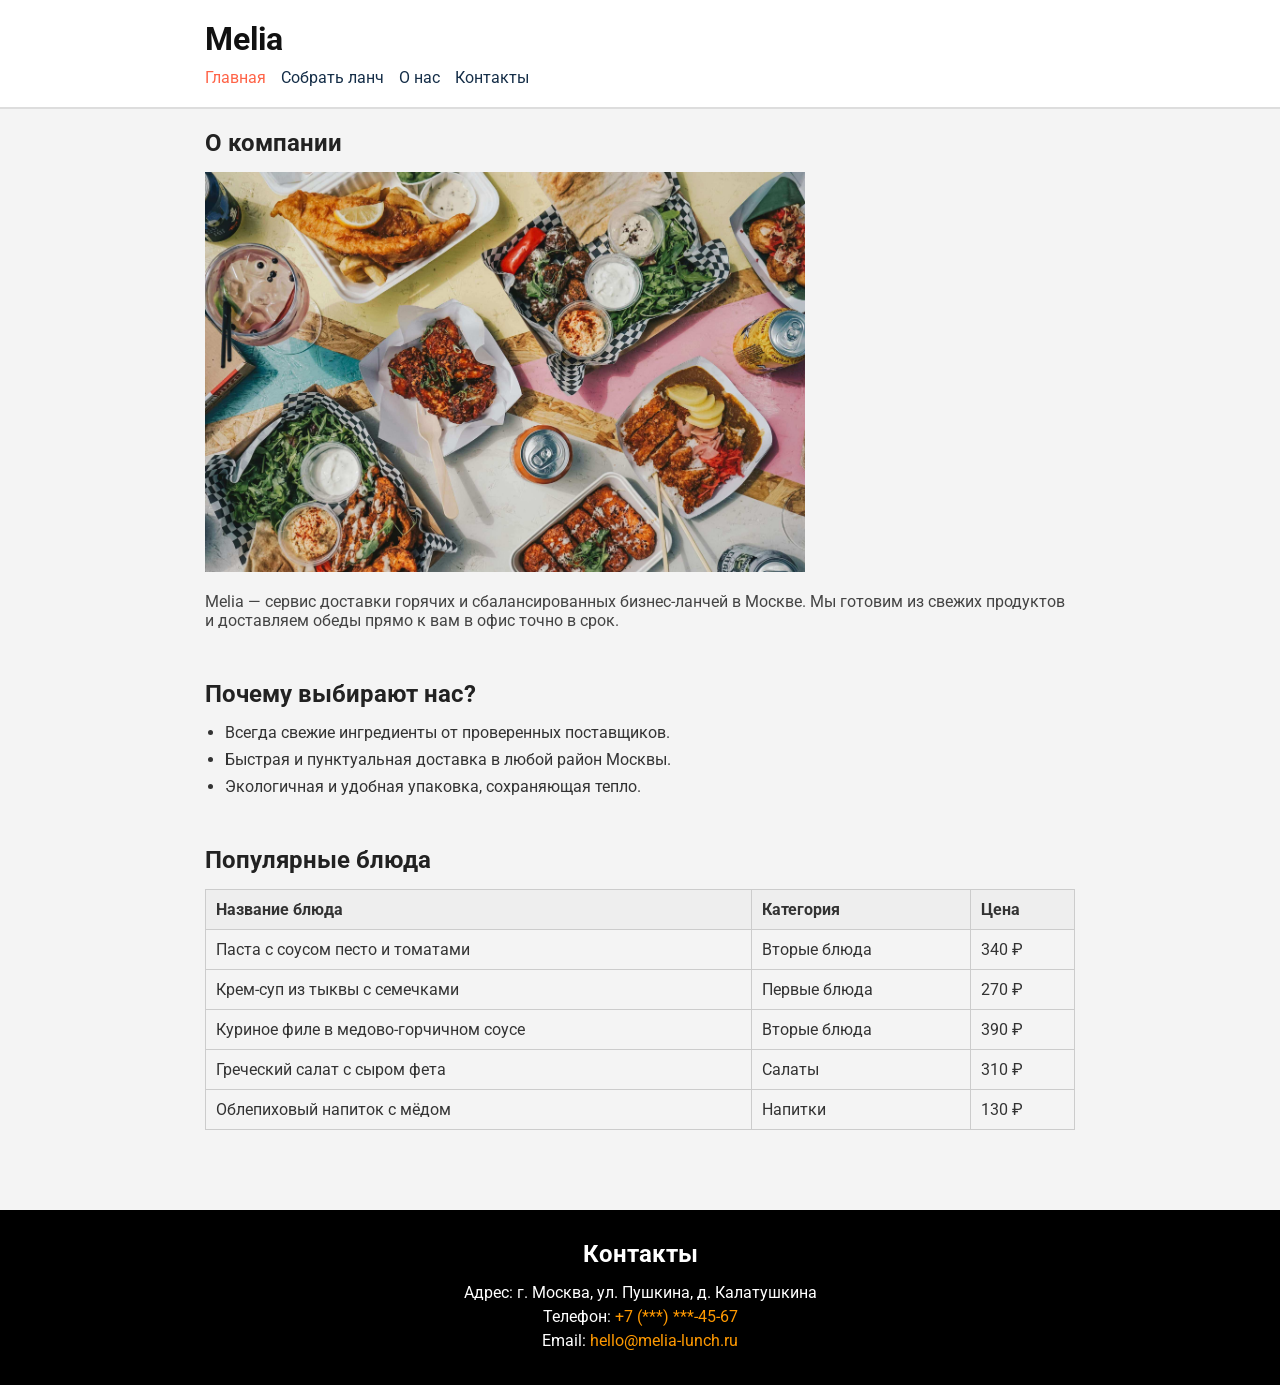
<file: lab_1/index.html>
<!DOCTYPE html>
<html lang="ru">
<head>
    <meta charset="UTF-8">
    <meta name="viewport" content="width=device-width, initial-scale=1.0">
    <title>Melia - Доставка бизнес-ланчей в Москве</title>
    <link href="https://fonts.googleapis.com/css2?family=Roboto:wght@400;700&display=swap" rel="stylesheet">
    <link rel="stylesheet" href="css/style.css">
</head>
<body>
    <!-- Шапка -->
    <header>
        <div class="container">
            <h1>Melia</h1>
            <nav>
                <a href="index.html" id="active">Главная</a>
                <a href="menu.html">Собрать ланч</a>
                <a href="#">О нас</a>
                <a href="#contacts">Контакты</a>
            </nav>
        </div>
    </header>

    <main class="container">
        <!-- о компании -->
        <section>
            <h2>О компании</h2>
            <img src="images/lunch.jpg" alt="Бизнес-ланч Melia" class="about-img">
            <p>Melia — сервис доставки горячих и сбалансированных бизнес-ланчей в Москве. Мы готовим из свежих продуктов и доставляем обеды прямо к вам в офис точно в срок.</p>
        </section>

        <!-- преимущества -->
        <section>
            <h2>Почему выбирают нас?</h2>
            <ul>
                <li>Всегда свежие ингредиенты от проверенных поставщиков.</li>
                <li>Быстрая и пунктуальная доставка в любой район Москвы.</li>
                <li>Экологичная и удобная упаковка, сохраняющая тепло.</li>
            </ul>
        </section>

        <!-- меню -->
        <section>
            <h2>Популярные блюда</h2>
            <table>
                <thead>
                    <tr>
                        <th>Название блюда</th>
                        <th>Категория</th>
                        <th>Цена</th>
                    </tr>
                </thead>
                <tbody>
                    <tr>
                        <td>Паста с соусом песто и томатами</td>
                        <td>Вторые блюда</td>
                        <td>340 ₽</td>
                    </tr>
                    <tr>
                        <td>Крем-суп из тыквы с семечками</td>
                        <td>Первые блюда</td>
                        <td>270 ₽</td>
                    </tr>
                    <tr>
                        <td>Куриное филе в медово-горчичном соусе</td>
                        <td>Вторые блюда</td>
                        <td>390 ₽</td>
                    </tr>
                    <tr>
                        <td>Греческий салат с сыром фета</td>
                        <td>Салаты</td>
                        <td>310 ₽</td>
                    </tr>
                    <tr>
                        <td>Облепиховый напиток с мёдом</td>
                        <td>Напитки</td>
                        <td>130 ₽</td>
                    </tr>
                </tbody>
            </table>
        </section>
    </main>

    <!-- Подвал сайта с якорем #contacts -->
    <footer id="contacts">
        <h2>Контакты</h2>
        <p>Адрес: г. Москва, ул. Пушкина, д. Калатушкина</p>
        <p>Телефон: <a href="tel:+74951234567">+7 (***) ***-45-67</a></p>
        <p>Email: <a href="mailto:hello@melia-lunch.ru">hello@melia-lunch.ru</a></p>
    </footer>
</body>
</html>
</file>
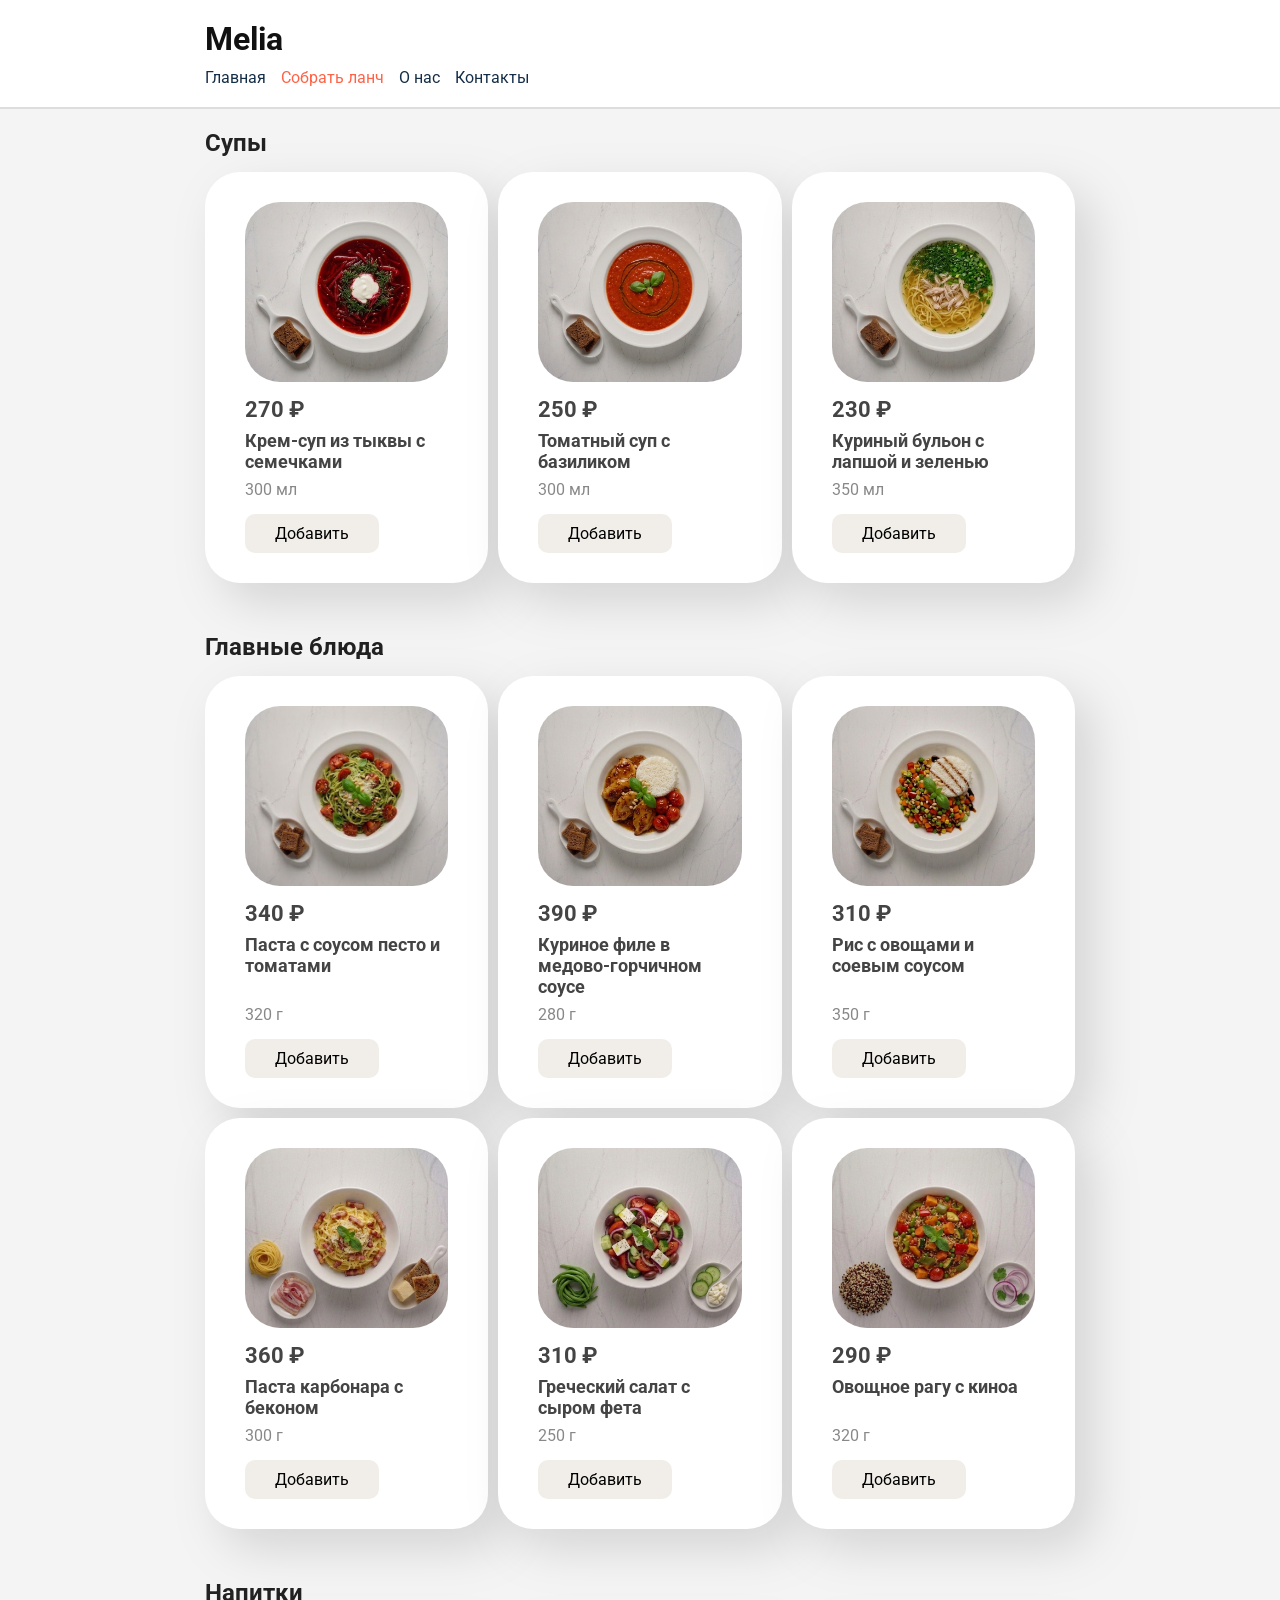
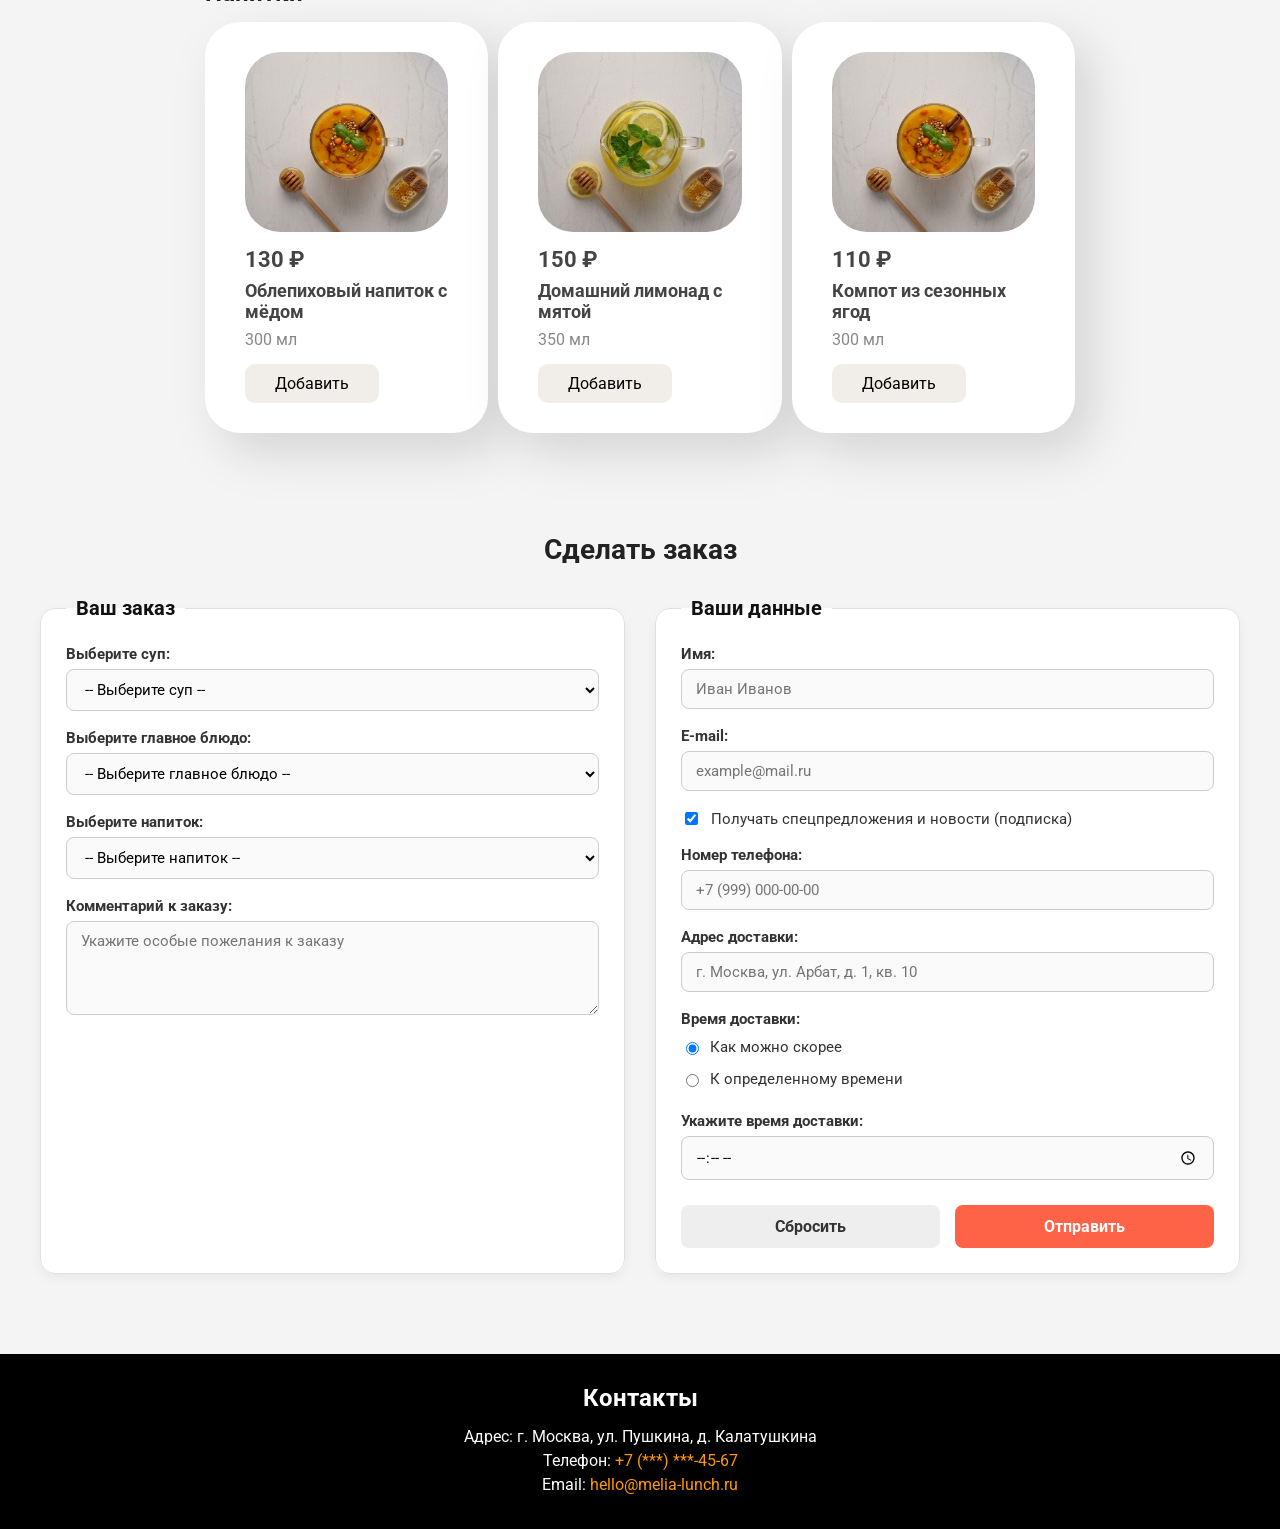
<file: lab_1/menu.html>
<!DOCTYPE html>
<html lang="ru">
<head>
    <meta charset="UTF-8">
    <meta name="viewport" content="width=device-width, initial-scale=1.0">
    <title>Melia — Собрать ланч</title>
    <link href="https://fonts.googleapis.com/css2?family=Roboto:wght@400;700&display=swap" rel="stylesheet">
    <link rel="stylesheet" href="css/style.css">
    <link rel="stylesheet" href="css/menu.css">
</head>
<body>
    <!-- Шапка -->
    <header>
        <div class="container">
            <h1>Melia</h1>
            <nav>
                <a href="index.html">Главная</a>
                <a href="menu.html" id="active">Собрать ланч</a>
                <a href="#">О нас</a>
                <a href="#contacts">Контакты</a>
            </nav>
        </div>
    </header>

    

    <main class="container">
        <!-- Блок с супами -->
        <section>
            <h2>Супы</h2>
            <div class="dishes">
                <div class="dish">
                    <img src="images/soup.jpg" alt="Крем-суп из тыквы">
                    <p class="price">270 ₽</p>
                    <p class="name">Крем-суп из тыквы с семечками</p>
                    <p class="weight">300 мл</p>
                    <button>Добавить</button>
                </div>
                <div class="dish">
                    <img src="images/soup2.jpg" alt="Томатный суп">
                    <p class="price">250 ₽</p>
                    <p class="name">Томатный суп с базиликом</p>
                    <p class="weight">300 мл</p>
                    <button>Добавить</button>
                </div>
                <div class="dish">
                    <img src="images/soup3.jpg" alt="Куриный бульон">
                    <p class="price">230 ₽</p>
                    <p class="name">Куриный бульон с лапшой и зеленью</p>
                    <p class="weight">350 мл</p>
                    <button>Добавить</button>
                </div>
            </div>
        </section>

        <!-- Блок с главными блюдами -->
        <section>
            <h2>Главные блюда</h2>
            <div class="dishes">
                <div class="dish">
                    <img src="images/pasta.jpg" alt="Паста с песто">
                    <p class="price">340 ₽</p>
                    <p class="name">Паста с соусом песто и томатами</p>
                    <p class="weight">320 г</p>
                    <button>Добавить</button>
                </div>
                <div class="dish">
                    <img src="images/chicken.jpg" alt="Куриное филе">
                    <p class="price">390 ₽</p>
                    <p class="name">Куриное филе в медово-горчичном соусе</p>
                    <p class="weight">280 г</p>
                    <button>Добавить</button>
                </div>
                <div class="dish">
                    <img src="images/main1.jpg" alt="Рис с овощами">
                    <p class="price">310 ₽</p>
                    <p class="name">Рис с овощами и соевым соусом</p>
                    <p class="weight">350 г</p>
                    <button>Добавить</button>
                </div>
                <div class="dish">
                    <img src="images/pasta2.jpg" alt="Паста карбонара">
                    <p class="price">360 ₽</p>
                    <p class="name">Паста карбонара с беконом</p>
                    <p class="weight">300 г</p>
                    <button>Добавить</button>
                </div>
                <div class="dish">
                    <img src="images/main2.jpg" alt="Греческий салат">
                    <p class="price">310 ₽</p>
                    <p class="name">Греческий салат с сыром фета</p>
                    <p class="weight">250 г</p>
                    <button>Добавить</button>
                </div>
                <div class="dish">
                    <img src="images/main3.jpg" alt="Овощное рагу">
                    <p class="price">290 ₽</p>
                    <p class="name">Овощное рагу с киноа</p>
                    <p class="weight">320 г</p>
                    <button>Добавить</button>
                </div>
            </div>
        </section>

        <!-- Блок с напитками -->
        <section>
            <h2>Напитки</h2>
            <div class="dishes">
                <div class="dish">
                    <img src="images/drink.jpg" alt="Облепиховый напиток">
                    <p class="price">130 ₽</p>
                    <p class="name">Облепиховый напиток с мёдом</p>
                    <p class="weight">300 мл</p>
                    <button>Добавить</button>
                </div>
                <div class="dish">
                    <img src="images/drink2.jpg" alt="Лимонад">
                    <p class="price">150 ₽</p>
                    <p class="name">Домашний лимонад с мятой</p>
                    <p class="weight">350 мл</p>
                    <button>Добавить</button>
                </div>
                <div class="dish">
                    <img src="images/drink.jpg" alt="Компот">
                    <p class="price">110 ₽</p>
                    <p class="name">Компот из сезонных ягод</p>
                    <p class="weight">300 мл</p>
                    <button>Добавить</button>
                </div>
            </div>
        </section>
    </main>


    <!-- Секция с формой заказа -->
        <section class="order-section">
            <h2>Сделать заказ</h2>
            <form action="https://httpbin.org/post" method="POST" class="order-form">
                
                <!-- Блок с заказом клиента -->
                <fieldset class="form-block">
                    <legend>Ваш заказ</legend>

                    <div class="form-group">
                        <label for="soup-select">Выберите суп:</label>
                        <select id="soup-select" name="soup" required>
                            <option value="">-- Выберите суп --</option>
                            <option value="pumpkin_soup">Крем-суп из тыквы с семечками</option>
                            <option value="tomato_soup">Томатный суп с базиликом</option>
                            <option value="chicken_soup">Куриный бульон с лапшой и зеленью</option>
                        </select>
                    </div>

                    <div class="form-group">
                        <label for="main-select">Выберите главное блюдо:</label>
                        <select id="main-select" name="main_dish" required>
                            <option value="">-- Выберите главное блюдо --</option>
                            <option value="pesto_pasta">Паста с соусом песто и томатами</option>
                            <option value="chicken_fillet">Куриное филе в медово-горчичном соусе</option>
                            <option value="rice_vegetables">Рис с овощами и соевым соусом</option>
                            <option value="carbonara_pasta">Паста карбонара с беконом</option>
                            <option value="greek_salad">Греческий салат с сыром фета</option>
                            <option value="quinoa_stew">Овощное рагу с киноа</option>
                        </select>
                    </div>

                    <div class="form-group">
                        <label for="drink-select">Выберите напиток:</label>
                        <select id="drink-select" name="drink" required>
                            <option value="">-- Выберите напиток --</option>
                            <option value="sea_buckthorn">Облепиховый напиток с мёдом</option>
                            <option value="lemonade">Домашний лимонад с мятой</option>
                            <option value="berry_composte">Компот из сезонных ягод</option>
                        </select>
                    </div>

                    <div class="form-group">
                        <label for="comment">Комментарий к заказу:</label>
                        <textarea id="comment" name="comment" rows="4" placeholder="Укажите особые пожелания к заказу"></textarea>
                    </div>
                </fieldset>

                <!-- Блок с данными клиента -->
                <fieldset class="form-block">
                    <legend>Ваши данные</legend>

                    <div class="form-group">
                        <label for="username">Имя:</label>
                        <input type="text" id="username" name="username" placeholder="Иван Иванов" required>
                    </div>

                    <div class="form-group">
                        <label for="email">E-mail:</label>
                        <input type="email" id="email" name="email" placeholder="example@mail.ru" required>
                    </div>

                    <div class="form-group checkbox-group">
                        <input type="checkbox" id="subscribe" name="subscribe" checked>
                        <label for="subscribe">Получать спецпредложения и новости (подписка)</label>
                    </div>

                    <div class="form-group">
                        <label for="phone">Номер телефона:</label>
                        <input type="tel" id="phone" name="phone" placeholder="+7 (999) 000-00-00" required>
                    </div>

                    <div class="form-group">
                        <label for="address">Адрес доставки:</label>
                        <input type="text" id="address" name="address" placeholder="г. Москва, ул. Арбат, д. 1, кв. 10" required>
                    </div>

                    <div class="form-group">
                        <label>Время доставки:</label>
                        <div class="radio-options">
                            <label class="radio-label">
                                <input type="radio" name="delivery_type" value="asap" checked required>
                                Как можно скорее
                            </label>
                            <label class="radio-label">
                                <input type="radio" name="delivery_type" value="by_time" required>
                                К определенному времени
                            </label>
                        </div>
                    </div>

                    <div class="form-group">
                        <label for="delivery-time">Укажите время доставки:</label>
                        <input type="time" id="delivery-time" name="delivery_time" min="07:00" max="23:00" step="300">
                    </div>

                    <div class="form-buttons">
                        <button type="reset" class="btn-reset">Сбросить</button>
                        <button type="submit" class="btn-submit">Отправить</button>
                    </div>
                </fieldset>

            </form>
        </section>

    <!-- Футер -->
    <footer id="contacts">
        <h2>Контакты</h2>
        <p>Адрес: г. Москва, ул. Пушкина, д. Калатушкина</p>
        <p>Телефон: <a href="tel:+74951234567">+7 (***) ***-45-67</a></p>
        <p>Email: <a href="mailto:hello@melia-lunch.ru">hello@melia-lunch.ru</a></p>
    </footer>
</body>
</html>
</file>
<file: lab_1/css/style.css>
/* 1. Универсальный селектор */
* {
    box-sizing: border-box;
}

/* Общие стили страницы */
body {
    margin: 0;
    padding: 0;
    font-family: 'Roboto', sans-serif;
    font-size: 16px;
    font-weight: 400;
    color: #333333;
    background-color: #f4f4f4;
    min-height: 100vh;
    display: flex;
    flex-direction: column;
}

.container {
    width: 100%;
    max-width: 900px;
    margin: 0 auto;
    padding: 0 15px;
}

/* 3. Шапка и навигация */
header {
    background-color: #ffffff;
    margin: 0 0 20px 0;
    padding: 20px 0;
    border-bottom: 2px solid #dddddd;
}

h1 {
    font-family: 'Roboto', sans-serif;
    font-size: 32px;
    font-weight: 700;
    color: #111111;
    margin: 0 0 10px 0;
}

nav {
    margin: 10px 0 0 0;
    padding: 0;
    display: flex;
    gap: 15px;
    flex-wrap: wrap;
}

/* Ссылки */
a {
    font-family: 'Roboto', sans-serif;
    font-size: 16px;
    color: #152e48;
    text-decoration: none;
    margin-right: 0;
}

/* Изменение цвета ссылки при наведении */
a:hover {
    color: tomato;
}

/* Активная ссылка */
a#active,
nav a#active {
    color: tomato;
}

/* Основной блок (main) и секции (section) */
main {
    margin: 0 auto 30px auto;
    padding: 0;
    flex: 1 0 auto;
    width: 100%;
}

section {
    background-color: transparent;
    border: none;
    margin: 0 0 50px 0;
    padding: 0;
}

h2 {
    font-family: 'Roboto', sans-serif;
    font-size: 24px;
    font-weight: 700;
    color: #222222;
    margin: 0 0 15px 0;
}

p {
    font-family: 'Roboto', sans-serif;
    font-size: 16px;
    font-weight: 400;
    color: #444444;
    margin: 0 0 10px 0;
}

/* Изображение */
img {
    max-width: 100%;
    height: auto;
    margin-bottom: 20px;
}

.about-img {
    width: 100%;
    max-width: 600px;
    height: auto;
    display: block;
}

/* Список */
ul {
    margin: 10px 0;
    padding-left: 20px;
}

li {
    font-size: 16px;
    margin-bottom: 8px;
}

/* Таблица */
table {
    width: 100%;
    border-collapse: collapse;
    margin: 15px 0 0 0;
}

th, td {
    border: 1px solid #cccccc;
    padding: 10px;
    text-align: left;
    font-size: 16px;
}

th {
    background-color: #eeeeee;
    font-weight: 700;
}

footer {
    background-color: black;
    color: white;
    margin: 30px 0 0 0;
    padding: 30px 15px;
    text-align: center;
    flex-shrink: 0;
}

footer h2 {
    color: white;
    margin-bottom: 15px;
}

footer p {
    color: white;
    margin: 5px 0;
}

footer a {
    color: #ff9900;
}

footer a:hover {
    color: #ffffff;
}

/* Адаптивность главной страницы */
@media (max-width: 800px) {
    .about-img {
        width: 500px;
        max-width: 100%;
    }

    nav {
        justify-content: space-between;
    }
}

@media (max-width: 600px) {
    h1 {
        text-align: center;
    }

    nav {
        flex-direction: column;
        align-items: center;
    }

    nav a {
        font-size: 20px;
    }

    .about-img {
        width: 100%;
    }

    th, td {
        font-size: 14px;
    }
}

@media (max-width: 400px) {
    th, td {
        font-size: 12px;
        padding: 6px;
    }
}
</file>
<file: lab_1/css/menu.css>
/* Стили для страницы «Собрать ланч» */

/* Блок с блюдами (section > div.dishes) */
.dishes {
    display: grid; /*в строку*/
    grid-template-columns: 1fr 1fr 1fr;
    gap: 10px;
}

/* Блок каждого блюда (section > div > div.dish) */
.dish {
    display: flex;
    flex-direction: column;
    padding: 30px 40px;
    border-radius: 35px;
    cursor: pointer;
    filter: drop-shadow(17px 19px 24px rgba(0, 0, 0, 0.13));
    background-color: white;
    height: 100%;
}

.dish:hover {
    border: 2px solid tomato;
}

.dish:hover button {
    background-color: tomato;
    color: white;
}

/* Изображение */
.dish img {
    width: 100%;
    border-radius: 35px;
    margin-bottom: 15px;
    object-fit: cover;  /*чтобы не растягивались*/
    height: 180px;
}

/* Цена */
.dish .price {
    font-size: 22px;
    font-weight: 700;
    margin-bottom: 8px;
}

/* Название */
.dish .name {
    font-size: 18px;
    font-weight: 700;
    margin-bottom: 8px;
    flex-grow: 1;
}

/* Вес/объем */
.dish .weight {
    color: #888888;
    margin-bottom: 15px;
}

/* Кнопка */
.dish button {
    background-color: #f1eee9;
    margin-top: auto;
    padding: 10px 30px;
    border-radius: 10px;
    border: none;
    cursor: pointer;
    font-family: 'Roboto', sans-serif;
    font-size: 16px;
    align-self: flex-start;
    transition: background-color 0.2s, color 0.2s;
}

.dish button:hover {
    background-color: tomato;
    color: white;
}


/* Стили для формы заказа */
.order-section {
    margin-top: 50px;       /* Отступ сверху */
    margin-bottom: 50px;    /* Отступ снизу */
    padding: 0 20px;        
    box-sizing: border-box; 
}

/* Ограничение максимальной ширины формы и выравнивание по центру */
.order-form {
    max-width: 1200px;      
    margin: 0 auto;         
    display: flex;  /* колонки */
    gap: 30px;  
    flex-wrap: wrap; /* разрешен перенос */
}

.form-block {
    flex: 1 1 400px; /* блок может растягиваться и сжиматься. мин - 400 */
    border: 1px solid #e0e0e0;
    border-radius: 15px;
    padding: 25px;
    background-color: #ffffff;
    box-shadow: 0 4px 12px rgba(0, 0, 0, 0.05);
    margin: 0;
}

.form-block legend {
    font-size: 20px;
    font-weight: 700;
    color: #111111;
    padding: 0 10px;
}
 /* поле + подпись */
.form-group {
    display: flex;
    flex-direction: column; /* друг под другом */
    margin-bottom: 18px;
}

.form-group label {
    font-size: 15px;
    font-weight: 700;
    margin-bottom: 6px;
    color: #333333;
}

/* все поля ввода */
.form-group input[type="text"],
.form-group input[type="email"],
.form-group input[type="tel"],
.form-group input[type="time"],
.form-group select,
.form-group textarea {
    width: 100%;
    padding: 10px 14px;
    font-family: 'Roboto', sans-serif;
    font-size: 15px;
    border: 1px solid #cccccc;
    border-radius: 8px;
    background-color: #fafafa;
    transition: border-color 0.2s;
}


/* обводка */
.form-group input:focus,
.form-group select:focus,
.form-group textarea:focus {
    outline: none;
    border-color: tomato;
    background-color: #ffffff;
}

/* поле комметариев к заказу */
.form-group textarea {
    resize: vertical;
}

/* Галочка подписка */
.checkbox-group {
    flex-direction: row; /* чтобы рядом */
    align-items: center;
    gap: 10px;
}

.checkbox-group label {
    font-weight: 400;
    margin-bottom: 0;
    cursor: pointer;
}

/* время доставки надписи*/
.radio-options {
    display: flex;
    flex-direction: column;
    gap: 8px;
    margin-top: 4px;
}

.radio-label {
    font-weight: 400 !important;
    display: flex;
    align-items: center;
    gap: 8px;
    cursor: pointer;
}

/* Кнопки */

.form-buttons {
    display: flex;
    gap: 15px;
    margin-top: 25px;
}

.btn-reset,
.btn-submit {
    flex: 1; /* делят ширину поровну */
    padding: 12px 20px;
    font-family: 'Roboto', sans-serif;
    font-size: 16px;
    font-weight: 700;
    border-radius: 8px;
    border: none;
    cursor: pointer;
    transition: background-color 0.2s, color 0.2s;
}

.btn-reset {
    background-color: #eeeeee;
    color: #333333;
}

.btn-reset:hover {
    background-color: #dddddd;
}

.btn-submit {
    background-color: tomato;
    color: #ffffff;
}

.btn-submit:hover {
    background-color: #e04328;
}

.order-section h2 {
    text-align: center;
    margin-top: 0;
    margin-bottom: 30px;
    font-size: 28px;
    font-weight: 700;
}

/* Адаптивность формы */
/*На  ≤ 800px два блока формы встают друг под другом.*/
@media (max-width: 800px) {
    .order-form {
        flex-direction: column;
    }
}

/*На очень узких экранах*/
@media (max-width: 400px) {
    .form-block {
        padding: 15px;
    }
    
    .form-buttons {
        flex-direction: column;
    }
}

/* Адаптивность страницы «Собрать ланч» */
@media (max-width: 800px) {
    .dishes {
        grid-template-columns: 1fr 1fr;
    }

    nav {
        justify-content: space-between;
    }
}

@media (max-width: 600px) {
    h1 {
        text-align: center;
    }

    nav {
        flex-direction: column;
        align-items: center;
    }

    nav a {
        font-size: 20px;
    }

    section h2 {
        text-align: center;
    }

    .dishes {
        grid-template-columns: 1fr;
    }

    .dish {
        padding: 20px 25px;
    }
}
</file>
